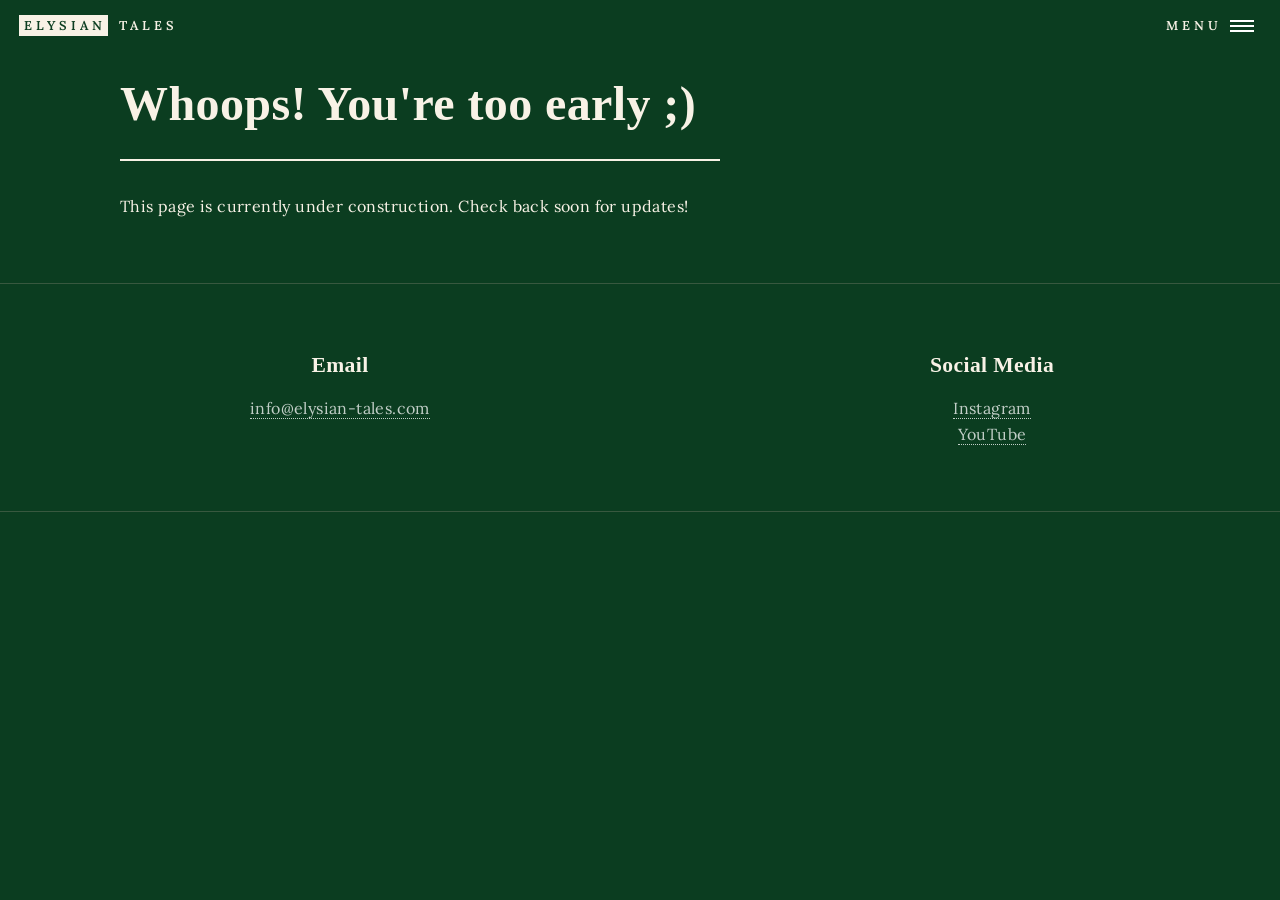
<file: blog.html>
<!DOCTYPE HTML>
<html>
	<head>
		<title>Elysian Tales Blog</title>
		<meta charset="utf-8" />
		<meta name="viewport" content="width=device-width, initial-scale=1, user-scalable=no" />
		<link rel="stylesheet" href="assets/css/main.css" />
		<noscript><link rel="stylesheet" href="assets/css/noscript.css"/></noscript>
    <link rel="apple-touch-icon" sizes="180x180" href="images/favicon_io/apple-touch-icon.png">
    <link rel="icon" type="image/png" sizes="32x32" href="images/favicon_io/favicon-32x32.png">
    <link rel="icon" type="image/png" sizes="16x16" href="images/favicon_io/favicon-16x16.png">
    <link rel="manifest" href="images/favicon_io/site.webmanifest">
	</head>
	<body class="is-preload">

				<!-- Header -->
					<header id="header" class="alt">
						<a href="index.html" class="logo" ><strong>Elysian</strong> <span>Tales</span></a>
						<nav>
							<a href="#menu">Menu</a>
						</nav>
					</header>

				<!-- Menu -->
					<nav id="menu">
						<ul class="links">
							<li><a href="index.html">Home</a></li>
							<li><a href="https://app.kanka.io/w/elysiantales">Wiki</a></li>
							<li><a href="blog.html">Blog</a></li>
							<li><a href="ourtale.html">Our Elysian Tale</a></li>
							<li><a href="https://discord.com/invite/CZD6sqkDdn">Discord</a></li>
							<li><a href="contact.html">Contact</a></li> 
						</ul>
						<ul class="actions stacked">
							<li><a href="member.html" class="button primary fit">Become a member</a></li>
							<li><a href="https://cloud.elysian-tales.com" class="button fit">Member log in</a></li>
						</ul>
					</nav>

				<!-- Main -->
					<div id="main" class="alt">

						<!-- One -->
							<section id="one">
								<div class="inner">
									<header class="major">
										<h1>Whoops! You're too early ;)</h1>
									</header>
									<p>This page is currently under construction. Check back soon for updates!</p>
								</div>
							</section>

					</div>

				<!-- Contact -->
					<footer id="contact" class="footer">
						<div class="container text-right pt-5">
              <div class="row">
                <div class="col-6">
									<div class="contact-method">
										<h3>Email</h3>
										<a href="mailto:info@elysian-tales.com">info@elysian-tales.com</a>
									</div>   
                </div>
                <div class="col-6">
									<div class="contact-method">
										<h3>Social Media</h3>
								      <p><a href="https://www.instagram.com/elysian__tales/">Instagram</span></a>
                      <br><a href="https://www.youtube.com/@Elysian__Tales" >YouTube</span></a></p>
									</div>   
                </div> 
              </div>     
						</div>
					</footer>
			</div>

			</div>

		<!-- Scripts -->
			<script src="assets/js/jquery.min.js"></script>
			<script src="assets/js/jquery.scrolly.min.js"></script>
			<script src="assets/js/jquery.scrollex.min.js"></script>
			<script src="assets/js/browser.min.js"></script>
			<script src="assets/js/breakpoints.min.js"></script>
			<script src="assets/js/util.js"></script>
			<script src="assets/js/main.js"></script>

	</body>
</html>
</file>
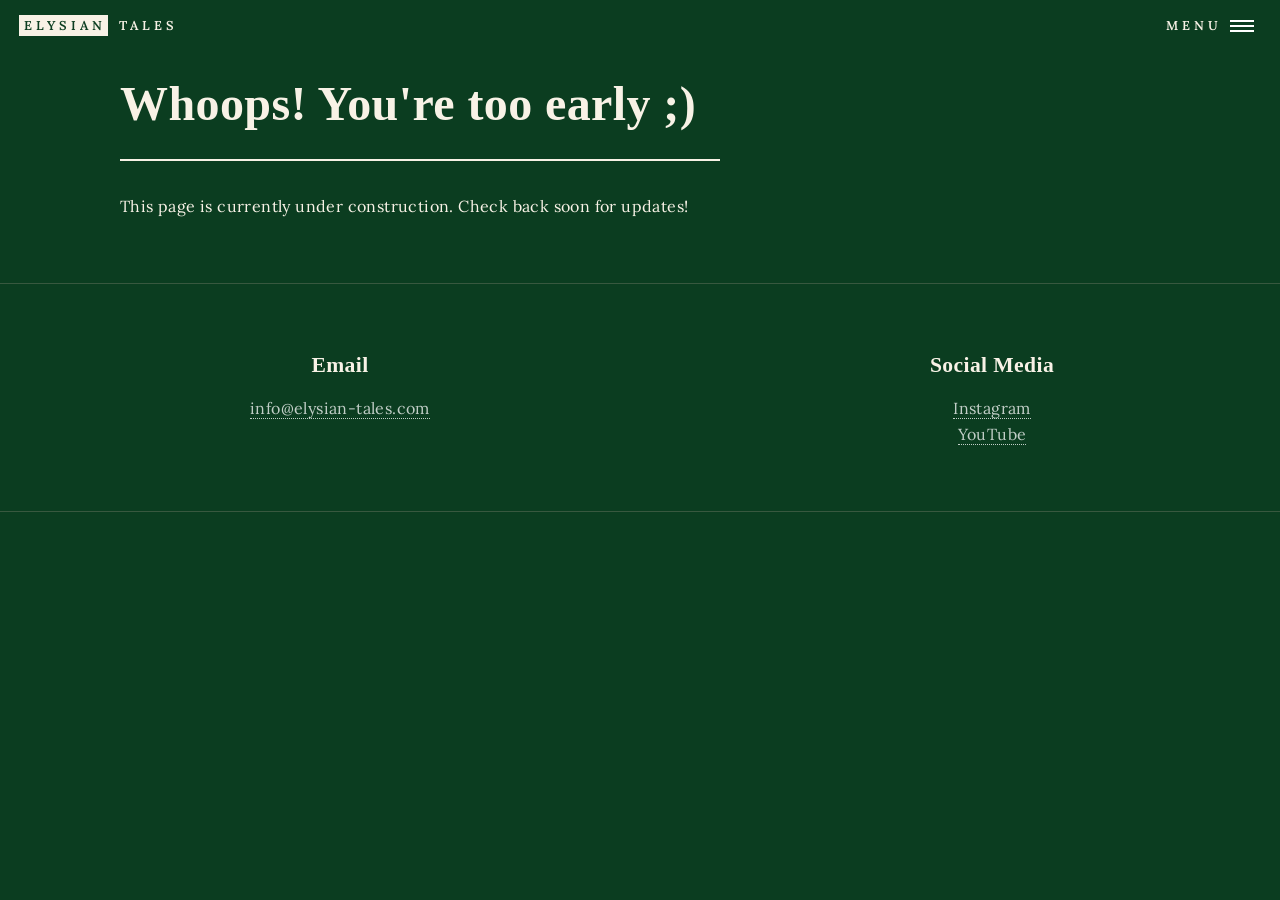
<file: contact.html>
<!DOCTYPE HTML>
<html>
	<head>
		<title>Elysian Tales Contact page</title>
		<meta charset="utf-8" />
		<meta name="viewport" content="width=device-width, initial-scale=1, user-scalable=no" />
		<link rel="stylesheet" href="assets/css/main.css" />
		<noscript><link rel="stylesheet" href="assets/css/noscript.css"/></noscript>
    <link rel="apple-touch-icon" sizes="180x180" href="images/favicon_io/apple-touch-icon.png">
    <link rel="icon" type="image/png" sizes="32x32" href="images/favicon_io/favicon-32x32.png">
    <link rel="icon" type="image/png" sizes="16x16" href="images/favicon_io/favicon-16x16.png">
    <link rel="manifest" href="images/favicon_io/site.webmanifest">
	</head>
	<body class="is-preload">

				<!-- Header -->
					<header id="header" class="alt">
						<a href="index.html" class="logo" ><strong>Elysian</strong> <span>Tales</span></a>
						<nav>
							<a href="#menu">Menu</a>
						</nav>
					</header>

				<!-- Menu -->
					<nav id="menu">
						<ul class="links">
							<li><a href="index.html">Home</a></li>
							<li><a href="https://app.kanka.io/w/elysiantales">Wiki</a></li>
							<li><a href="blog.html">Blog</a></li>
							<li><a href="ourtale.html">Our Elysian Tale</a></li>
							<li><a href="https://discord.com/invite/CZD6sqkDdn">Discord</a></li>
							<li><a href="contact.html">Contact</a></li> 
						</ul>
						<ul class="actions stacked">
							<li><a href="member.html" class="button primary fit">Become a member</a></li>
							<li><a href="https://cloud.elysian-tales.com" class="button fit">Member log in</a></li>
						</ul>
					</nav>

				<!-- Main -->
					<div id="main" class="alt">

						<!-- One -->
							<section id="one">
								<div class="inner">
									<header class="major">
										<h1>Whoops! You're too early ;)</h1>
									</header>
									<p>This page is currently under construction. Check back soon for updates!</p>
								</div>
							</section>

					</div>

				<!-- Contact -->
					<footer id="contact" class="footer">
						<div class="container text-right pt-5">
              <div class="row">
                <div class="col-6">
									<div class="contact-method">
										<h3>Email</h3>
										<a href="mailto:info@elysian-tales.com">info@elysian-tales.com</a>
									</div>   
                </div>
                <div class="col-6">
									<div class="contact-method">
										<h3>Social Media</h3>
								      <p><a href="https://www.instagram.com/elysian__tales/">Instagram</span></a>
                      <br><a href="https://www.youtube.com/@Elysian__Tales" >YouTube</span></a></p>
									</div>   
                </div> 
              </div>     
						</div>
					</footer>
			</div>

			</div>

		<!-- Scripts -->
			<script src="assets/js/jquery.min.js"></script>
			<script src="assets/js/jquery.scrolly.min.js"></script>
			<script src="assets/js/jquery.scrollex.min.js"></script>
			<script src="assets/js/browser.min.js"></script>
			<script src="assets/js/breakpoints.min.js"></script>
			<script src="assets/js/util.js"></script>
			<script src="assets/js/main.js"></script>

	</body>
</html>
</file>
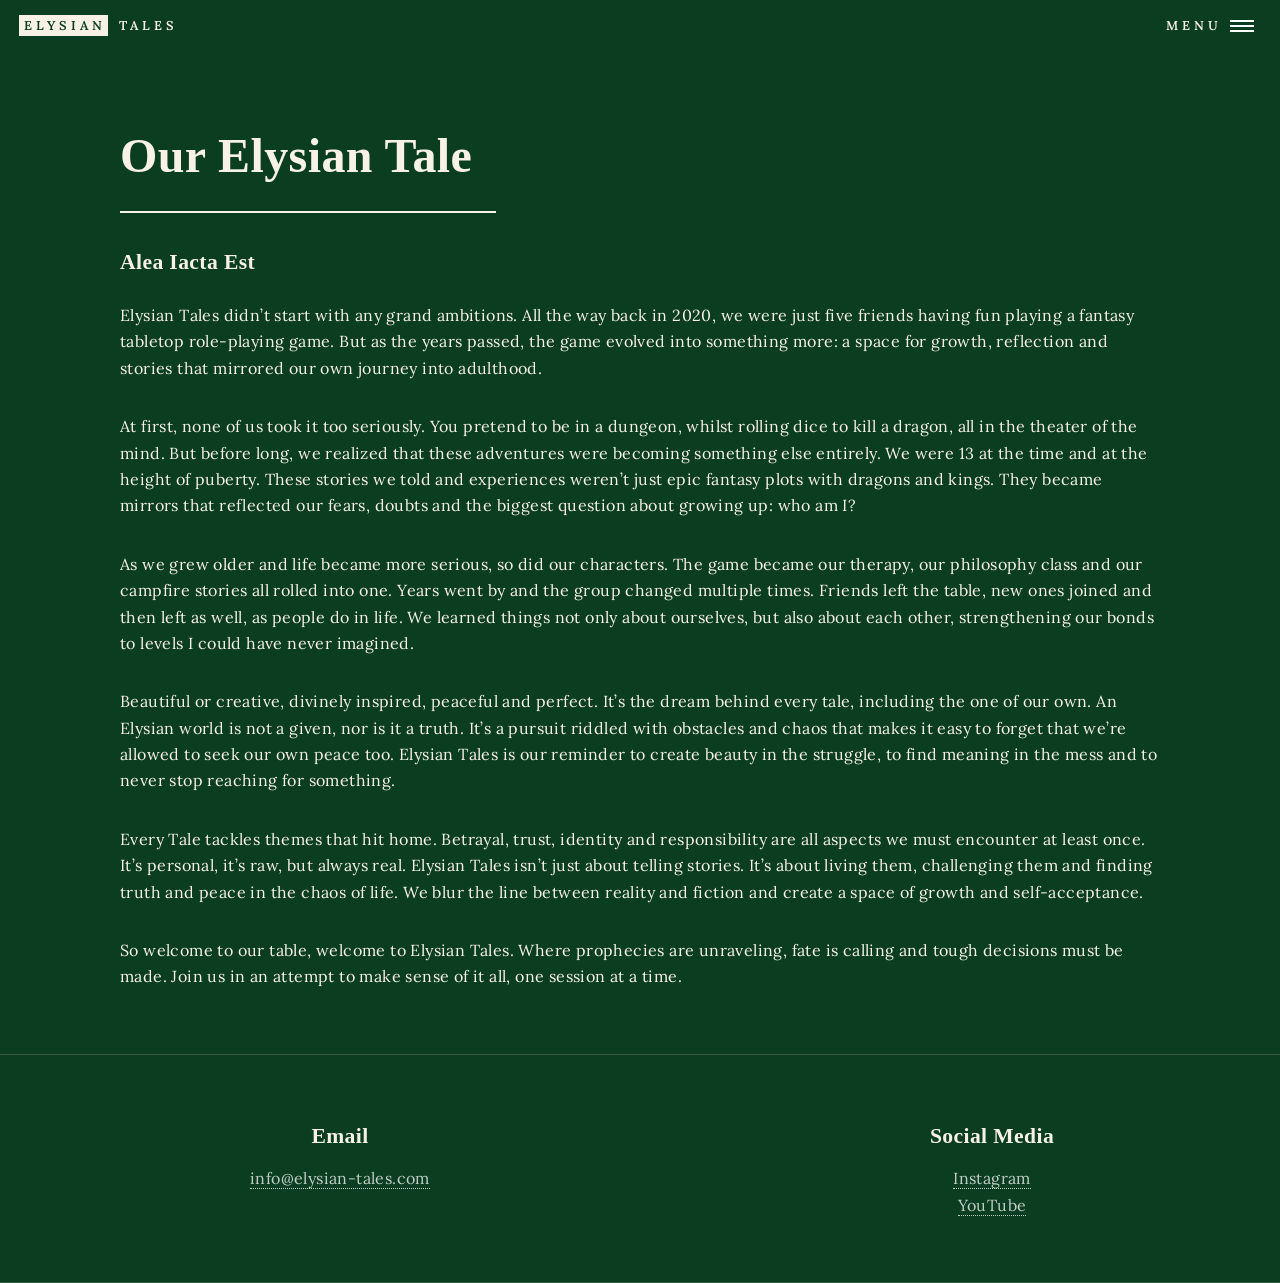
<file: ourtale.html>
<!DOCTYPE HTML>
<html>
	<head>
		<title>Our Elysian Tale</title>
		<meta charset="utf-8" />
		<meta name="viewport" content="width=device-width, initial-scale=1, user-scalable=no" />
		<link rel="stylesheet" href="assets/css/main.css" />
		<noscript><link rel="stylesheet" href="assets/css/noscript.css"/></noscript>
    <link rel="apple-touch-icon" sizes="180x180" href="images/favicon_io/apple-touch-icon.png">
    <link rel="icon" type="image/png" sizes="32x32" href="images/favicon_io/favicon-32x32.png">
    <link rel="icon" type="image/png" sizes="16x16" href="images/favicon_io/favicon-16x16.png">
    <link rel="manifest" href="images/favicon_io/site.webmanifest">
	</head>
	<body class="is-preload">

		<!-- Wrapper -->
			<div id="wrapper">

				<!-- Header -->
					<header id="header" class="alt">
						<a href="index.html" class="logo" ><strong>Elysian</strong> <span>Tales</span></a>
						<nav>
							<a href="#menu">Menu</a>
						</nav>
					</header>

				<!-- Menu -->
					<nav id="menu">
						<ul class="links">
							<li><a href="index.html">Home</a></li>
							<li><a href="https://app.kanka.io/w/elysiantales">Wiki</a></li>
							<li><a href="blog.html">Blog</a></li>
							<li><a href="ourtale.html">Our Elysian Tale</a></li>
							<li><a href="https://discord.com/invite/CZD6sqkDdn">Discord</a></li>
							<li><a href="contact.html">Contact</a></li> 
						</ul>
						<ul class="actions stacked">
							<li><a href="member.html" class="button primary fit">Become a member</a></li>
							<li><a href="https://cloud.elysian-tales.com" class="button fit">Member log in</a></li>
						</ul>
					</nav>

				<!-- Main -->
					<div id="main" class="alt">

						<!-- One -->
							<section id="one">
								<div class="inner">
									<header class="major">
										<h1>Our Elysian Tale</h1>
									</header>
									<span><h3>Alea Iacta Est</h3></span>
									<p>Elysian Tales didn’t start with any grand ambitions. All the way back in 2020, we were just five
friends having fun playing a fantasy tabletop role-playing game. But as the years passed, the
game evolved into something more: a space for growth, reflection and stories that mirrored
our own journey into adulthood.</p>
<p>At first, none of us took it too seriously. You pretend to be in a dungeon, whilst rolling dice to
kill a dragon, all in the theater of the mind. But before long, we realized that these adventures
were becoming something else entirely. We were 13 at the time and at the height of puberty.
These stories we told and experiences weren’t just epic fantasy plots with dragons and kings.
They became mirrors that reflected our fears, doubts and the biggest question about growing
up: who am I?</p>
<p>As we grew older and life became more serious, so did our characters. The game became our
therapy, our philosophy class and our campfire stories all rolled into one. Years went by and
the group changed multiple times. Friends left the table, new ones joined and then left as well,
as people do in life. We learned things not only about ourselves, but also about each other,
strengthening our bonds to levels I could have never imagined.</p>
<p>Beautiful or creative, divinely inspired, peaceful and perfect. It’s the dream behind every tale, including the one of our own. An Elysian world is not a given, nor is it a truth. It’s a pursuit riddled with obstacles and chaos that makes it easy to forget that we’re allowed to seek our own peace too. Elysian Tales is our reminder to create beauty in the struggle, to find meaning in the mess and to never stop reaching for something.</p>
<p>Every Tale tackles themes that hit home. Betrayal, trust, identity and responsibility are all
aspects we must encounter at least once. It’s personal, it’s raw, but always real. Elysian Tales
isn’t just about telling stories. It’s about living them, challenging them and finding truth and
peace in the chaos of life. We blur the line between reality and fiction and create a space of
growth and self-acceptance.</p>
<p>So welcome to our table, welcome to Elysian Tales. Where prophecies are unraveling, fate is
calling and tough decisions must be made. Join us in an attempt to make sense of it all, one
session at a time.</p>
								</div>
							</section>

					</div>
				<!-- Contact -->
					<footer id="contact" class="footer">
						<div class="container text-right pt-5">
              <div class="row">
                <div class="col-6">
									<div class="contact-method">
										<h3>Email</h3>
										<a href="mailto:info@elysian-tales.com">info@elysian-tales.com</a>
									</div>   
                </div>
                <div class="col-6">
									<div class="contact-method">
										<h3>Social Media</h3>
								      <p><a href="https://www.instagram.com/elysian__tales/">Instagram</span></a>
                      <br><a href="https://www.youtube.com/@Elysian__Tales" >YouTube</span></a></p>
									</div>   
                </div> 
              </div>     
						</div>
					</footer>
			</div>

		<!-- Scripts -->
			<script src="assets/js/jquery.min.js"></script>
			<script src="assets/js/jquery.scrolly.min.js"></script>
			<script src="assets/js/jquery.scrollex.min.js"></script>
			<script src="assets/js/browser.min.js"></script>
			<script src="assets/js/breakpoints.min.js"></script>
			<script src="assets/js/util.js"></script>
			<script src="assets/js/main.js"></script>

	</body>
</html>
</file>
<file: assets/css/noscript.css>
/*
	Forty by HTML5 UP
	html5up.net | @ajlkn
	Free for personal and commercial use under the CCA 3.0 license (html5up.net/license)
*/

/* Banner */

	body.is-preload #banner:after {
		opacity: 0.85;
	}

	body.is-preload #banner > .inner {
		-moz-filter: none;
		-webkit-filter: none;
		-ms-filter: none;
		filter: none;
		-moz-transform: none;
		-webkit-transform: none;
		-ms-transform: none;
		transform: none;
		opacity: 1;
	}
</file>
<file: assets/css/main.css>
@import url(fontawesome-all.min.css);
@import url('https://fonts.googleapis.com/css2?family=Alegreya+SC:ital,wght@0,400;0,500;0,700;0,800;0,900;1,400;1,500;1,700;1,800;1,900&family=Almendra+SC&family=Lora:ital,wght@0,400..700;1,400..700&family=Viaoda+Libre&display=swap');

h1 {
  font-family: "Almendra", serif !important;
  font-weight: 600;
  font-style: normal;
  font-size: 3em !important;
}

h2 {
  font-family: "Viaoda Libre", serif !important;
  font-weight: 600;
  font-style: normal;
  font-size: 3em !important;
}

h3 {
  font-family: "Almendra", serif !important;
  font-weight: 400;
  font-style: normal;
}

h4 {
  font-family: "Viaoda Libre", serif !important;
  font-weight: 400;
  font-style: normal;
}

.entity-mention {
  font-family: "Alegreya SC", serif !important;
  font-weight: 400;
  font-style: normal;
}

p{
 font-family: "Lora", serif;
}

a {
 font-family: "Lora", serif;
  color: #3D5B43;
  font-weight: 500;
}

* {
 font-family: "Lora", serif;
}
html, body, div, span, applet, object,
iframe, h1, h2, h3, h4, h5, h6, p, blockquote,
pre, a, abbr, acronym, address, big, cite,
code, del, dfn, em, img, ins, kbd, q, s, samp,
small, strike, strong, sub, sup, tt, var, b,
u, i, center, dl, dt, dd, ol, ul, li, fieldset,
form, label, legend, table, caption, tbody,
tfoot, thead, tr, th, td, article, aside,
canvas, details, embed, figure, figcaption,
footer, header, hgroup, menu, nav, output, ruby,
section, summary, time, mark, audio, video {
	margin: 0;
	padding: 0;
	border: 0;
	font-size: 100%;
	font: inherit;
	vertical-align: baseline;}

article, aside, details, figcaption, figure,
footer, header, hgroup, menu, nav, section {
	display: block;}

body {
	line-height: 1;
}

ol, ul {
	list-style: none;
}

blockquote, q {
	quotes: none;
}

	blockquote:before, blockquote:after, q:before, q:after {
		content: '';
		content: none;
	}

table {
	border-collapse: collapse;
	border-spacing: 0;
}

body {
	-webkit-text-size-adjust: none;
}

mark {
	background-color: transparent;
	color: inherit;
}

input::-moz-focus-inner {
	border: 0;
	padding: 0;
}

input, select, textarea {
	-moz-appearance: none;
	-webkit-appearance: none;
	-ms-appearance: none;
	appearance: none;
}

/* Basic */

	@-ms-viewport {
		width: device-width;
	}

	body {
		-ms-overflow-style: scrollbar;
	}

	@media screen and (max-width: 480px) {

		html, body {
			min-width: 320px;
		}

	}

	html {
		box-sizing: border-box;
	}

	*, *:before, *:after {
		box-sizing: inherit;
	}

	body {
		background: #0B3D20;
	}

		body.is-preload *, body.is-preload *:before, body.is-preload *:after {
			-moz-animation: none !important;
			-webkit-animation: none !important;
			-ms-animation: none !important;
			animation: none !important;
			-moz-transition: none !important;
			-webkit-transition: none !important;
			-ms-transition: none !important;
			transition: none !important;
		}

/* Type */

	body, input, select, textarea {
		color: #F8F2E6;
		font-family: "lora";
		font-size: 17pt;
		font-weight: 300;
		letter-spacing: 0.025em;
		line-height: 1.65;
	}

		@media screen and (max-width: 1680px) {

			body, input, select, textarea {
				font-size: 14pt;
			}

		}

		@media screen and (max-width: 1280px) {

			body, input, select, textarea {
				font-size: 12pt;
			}

		}

		@media screen and (max-width: 360px) {

			body, input, select, textarea {
				font-size: 11pt;
			}

		}

	a {
		-moz-transition: color 0.2s ease-in-out, border-bottom-color 0.2s ease-in-out;
		-webkit-transition: color 0.2s ease-in-out, border-bottom-color 0.2s ease-in-out;
		-ms-transition: color 0.2s ease-in-out, border-bottom-color 0.2s ease-in-out;
		transition: color 0.2s ease-in-out, border-bottom-color 0.2s ease-in-out;
		border-bottom: dotted 1px;
		color: inherit;
		text-decoration: none;
	}

		a:hover {
			border-bottom-color: transparent;
			color: #E8C1BC !important;
		}

		a:active {
			color: #E8C1BC !important;
		}

	strong, b {
		color: #F8F2E6;
		font-weight: 600;
	}

	em, i {
		font-style: italic;
	}

	p {
		margin: 0 0 2em 0;
	}

	h1, h2, h3, h4, h5, h6 {
		font-family: "Almendra SC", serif;
		color: #F8F2E6;
		font-weight: 600;
		line-height: 1.65;
		margin: 0 0 1em 0;
	}

		h1 a, h2 a, h3 a, h4 a, h5 a, h6 a {
			color: inherit;
			border-bottom: 0;
		}

	h1 {
		font-size: 2.5em;
	}

	h2 {
		font-size: 1.75em;
	}

	h3 {
		font-size: 1.35em;
	}

	h4 {
		font-size: 1.1em;
	}

	h5 {
		font-size: 0.9em;
	}

	h6 {
		font-size: 0.7em;
	}

	@media screen and (max-width: 736px) {

		h1 {
			font-size: 2em;
		}

		h2 {
			font-size: 1.5em;
		}

		h3 {
			font-size: 1.25em;
		}

	}

	sub {
		font-size: 0.8em;
		position: relative;
		top: 0.5em;
	}

	sup {
		font-size: 0.8em;
		position: relative;
		top: -0.5em;
	}

	blockquote {
		border-left: solid 4px rgba(61, 91, 67, 0.9);
		font-style: italic;
		margin: 0 0 2em 0;
		padding: 0.5em 0 0.5em 2em;
	}

	code {
		background: rgba(61, 91, 67, 0.9);
		font-family: "Lora", monospace;
		font-size: 0.9em;
		margin: 0 0.25em;
		padding: 0.25em 0.65em;
	}

	pre {
		-webkit-overflow-scrolling: touch;
		font-family: "Lora", monospace;
		font-size: 0.9em;
		margin: 0 0 2em 0;
	}

		pre code {
			display: block;
			line-height: 1.75;
			padding: 1em 1.5em;
			overflow-x: auto;
		}

	hr {
		border: 0;
		border-bottom: solid 1px rgba(61, 91, 67, 0.9);
		margin: 2em 0;
	}

		hr.major {
			margin: 3em 0;
		}

	.align-left {
		text-align: left;
	}

	.align-center {
		text-align: center;
	}

	.align-right {
		text-align: right;
	}

/* Row */

	.row {
		display: flex;
		flex-wrap: wrap;
		box-sizing: border-box;
		align-items: stretch;
	}

		.row > * {
			box-sizing: border-box;
		}

		.row.gtr-uniform > * > :last-child {
			margin-bottom: 0;
		}

		.row.aln-left {
			justify-content: flex-start;
		}

		.row.aln-center {
			justify-content: center;
		}

		.row.aln-right {
			justify-content: flex-end;
		}

		.row.aln-top {
			align-items: flex-start;
		}

		.row.aln-middle {
			align-items: center;
		}

		.row.aln-bottom {
			align-items: flex-end;
		}

		.row > .imp {
			order: -1;
		}

		.row > .col-1 {
			width: 8.33333%;
		}

		.row > .off-1 {
			margin-left: 8.33333%;
		}

		.row > .col-2 {
			width: 16.66667%;
		}

		.row > .off-2 {
			margin-left: 16.66667%;
		}

		.row > .col-3 {
			width: 25%;
		}

		.row > .off-3 {
			margin-left: 25%;
		}

		.row > .col-4 {
			width: 33.33333%;
		}

		.row > .off-4 {
			margin-left: 33.33333%;
		}

		.row > .col-5 {
			width: 41.66667%;
		}

		.row > .off-5 {
			margin-left: 41.66667%;
		}

		.row > .col-6 {
			width: 50%;
		}

		.row > .off-6 {
			margin-left: 50%;
		}

		.row > .col-7 {
			width: 58.33333%;
		}

		.row > .off-7 {
			margin-left: 58.33333%;
		}

		.row > .col-8 {
			width: 66.66667%;
		}

		.row > .off-8 {
			margin-left: 66.66667%;
		}

		.row > .col-9 {
			width: 75%;
		}

		.row > .off-9 {
			margin-left: 75%;
		}

		.row > .col-10 {
			width: 83.33333%;
		}

		.row > .off-10 {
			margin-left: 83.33333%;
		}

		.row > .col-11 {
			width: 91.66667%;
		}

		.row > .off-11 {
			margin-left: 91.66667%;
		}

		.row > .col-12 {
			width: 100%;
		}

		.row > .off-12 {
			margin-left: 100%;
		}

		.row.gtr-0 {
			margin-top: 0;
			margin-left: 0em;
		}

			.row.gtr-0 > * {
				padding: 0 0 0 0em;
			}

			.row.gtr-0.gtr-uniform {
				margin-top: 0em;
			}

				.row.gtr-0.gtr-uniform > * {
					padding-top: 0em;
				}

		.row.gtr-25 {
			margin-top: 0;
			margin-left: -0.5em;
		}

			.row.gtr-25 > * {
				padding: 0 0 0 0.5em;
			}

			.row.gtr-25.gtr-uniform {
				margin-top: -0.5em;
			}

				.row.gtr-25.gtr-uniform > * {
					padding-top: 0.5em;
				}

		.row.gtr-50 {
			margin-top: 0;
			margin-left: -1em;
		}

			.row.gtr-50 > * {
				padding: 0 0 0 1em;
			}

			.row.gtr-50.gtr-uniform {
				margin-top: -1em;
			}

				.row.gtr-50.gtr-uniform > * {
					padding-top: 1em;
				}

		.row {
			margin-top: 0;
			margin-left: -2em;
		}

			.row > * {
				padding: 0 0 0 2em;
			}

			.row.gtr-uniform {
				margin-top: -2em;
			}

				.row.gtr-uniform > * {
					padding-top: 2em;
				}

		.row.gtr-150 {
			margin-top: 0;
			margin-left: -3em;
		}

			.row.gtr-150 > * {
				padding: 0 0 0 3em;
			}

			.row.gtr-150.gtr-uniform {
				margin-top: -3em;
			}

				.row.gtr-150.gtr-uniform > * {
					padding-top: 3em;
				}

		.row.gtr-200 {
			margin-top: 0;
			margin-left: -4em;
		}

			.row.gtr-200 > * {
				padding: 0 0 0 4em;
			}

			.row.gtr-200.gtr-uniform {
				margin-top: -4em;
			}

				.row.gtr-200.gtr-uniform > * {
					padding-top: 4em;
				}

		@media screen and (max-width: 1680px) {

			.row {
				display: flex;
				flex-wrap: wrap;
				box-sizing: border-box;
				align-items: stretch;
			}

				.row > * {
					box-sizing: border-box;
				}

				.row.gtr-uniform > * > :last-child {
					margin-bottom: 0;
				}

				.row.aln-left {
					justify-content: flex-start;
				}

				.row.aln-center {
					justify-content: center;
				}

				.row.aln-right {
					justify-content: flex-end;
				}

				.row.aln-top {
					align-items: flex-start;
				}

				.row.aln-middle {
					align-items: center;
				}

				.row.aln-bottom {
					align-items: flex-end;
				}

				.row > .imp-xlarge {
					order: -1;
				}

				.row > .col-1-xlarge {
					width: 8.33333%;
				}

				.row > .off-1-xlarge {
					margin-left: 8.33333%;
				}

				.row > .col-2-xlarge {
					width: 16.66667%;
				}

				.row > .off-2-xlarge {
					margin-left: 16.66667%;
				}

				.row > .col-3-xlarge {
					width: 25%;
				}

				.row > .off-3-xlarge {
					margin-left: 25%;
				}

				.row > .col-4-xlarge {
					width: 33.33333%;
				}

				.row > .off-4-xlarge {
					margin-left: 33.33333%;
				}

				.row > .col-5-xlarge {
					width: 41.66667%;
				}

				.row > .off-5-xlarge {
					margin-left: 41.66667%;
				}

				.row > .col-6-xlarge {
					width: 50%;
				}

				.row > .off-6-xlarge {
					margin-left: 50%;
				}

				.row > .col-7-xlarge {
					width: 58.33333%;
				}

				.row > .off-7-xlarge {
					margin-left: 58.33333%;
				}

				.row > .col-8-xlarge {
					width: 66.66667%;
				}

				.row > .off-8-xlarge {
					margin-left: 66.66667%;
				}

				.row > .col-9-xlarge {
					width: 75%;
				}

				.row > .off-9-xlarge {
					margin-left: 75%;
				}

				.row > .col-10-xlarge {
					width: 83.33333%;
				}

				.row > .off-10-xlarge {
					margin-left: 83.33333%;
				}

				.row > .col-11-xlarge {
					width: 91.66667%;
				}

				.row > .off-11-xlarge {
					margin-left: 91.66667%;
				}

				.row > .col-12-xlarge {
					width: 100%;
				}

				.row > .off-12-xlarge {
					margin-left: 100%;
				}

				.row.gtr-0 {
					margin-top: 0;
					margin-left: 0em;
				}

					.row.gtr-0 > * {
						padding: 0 0 0 0em;
					}

					.row.gtr-0.gtr-uniform {
						margin-top: 0em;
					}

						.row.gtr-0.gtr-uniform > * {
							padding-top: 0em;
						}

				.row.gtr-25 {
					margin-top: 0;
					margin-left: -0.5em;
				}

					.row.gtr-25 > * {
						padding: 0 0 0 0.5em;
					}

					.row.gtr-25.gtr-uniform {
						margin-top: -0.5em;
					}

						.row.gtr-25.gtr-uniform > * {
							padding-top: 0.5em;
						}

				.row.gtr-50 {
					margin-top: 0;
					margin-left: -1em;
				}

					.row.gtr-50 > * {
						padding: 0 0 0 1em;
					}

					.row.gtr-50.gtr-uniform {
						margin-top: -1em;
					}

						.row.gtr-50.gtr-uniform > * {
							padding-top: 1em;
						}

				.row {
					margin-top: 0;
					margin-left: -2em;
				}

					.row > * {
						padding: 0 0 0 2em;
					}

					.row.gtr-uniform {
						margin-top: -2em;
					}

						.row.gtr-uniform > * {
							padding-top: 2em;
						}

				.row.gtr-150 {
					margin-top: 0;
					margin-left: -3em;
				}

					.row.gtr-150 > * {
						padding: 0 0 0 3em;
					}

					.row.gtr-150.gtr-uniform {
						margin-top: -3em;
					}

						.row.gtr-150.gtr-uniform > * {
							padding-top: 3em;
						}

				.row.gtr-200 {
					margin-top: 0;
					margin-left: -4em;
				}

					.row.gtr-200 > * {
						padding: 0 0 0 4em;
					}

					.row.gtr-200.gtr-uniform {
						margin-top: -4em;
					}

						.row.gtr-200.gtr-uniform > * {
							padding-top: 4em;
						}

		}

		@media screen and (max-width: 1280px) {

			.row {
				display: flex;
				flex-wrap: wrap;
				box-sizing: border-box;
				align-items: stretch;
			}

				.row > * {
					box-sizing: border-box;
				}

				.row.gtr-uniform > * > :last-child {
					margin-bottom: 0;
				}

				.row.aln-left {
					justify-content: flex-start;
				}

				.row.aln-center {
					justify-content: center;
				}

				.row.aln-right {
					justify-content: flex-end;
				}

				.row.aln-top {
					align-items: flex-start;
				}

				.row.aln-middle {
					align-items: center;
				}

				.row.aln-bottom {
					align-items: flex-end;
				}

				.row > .imp-large {
					order: -1;
				}

				.row > .col-1-large {
					width: 8.33333%;
				}

				.row > .off-1-large {
					margin-left: 8.33333%;
				}

				.row > .col-2-large {
					width: 16.66667%;
				}

				.row > .off-2-large {
					margin-left: 16.66667%;
				}

				.row > .col-3-large {
					width: 25%;
				}

				.row > .off-3-large {
					margin-left: 25%;
				}

				.row > .col-4-large {
					width: 33.33333%;
				}

				.row > .off-4-large {
					margin-left: 33.33333%;
				}

				.row > .col-5-large {
					width: 41.66667%;
				}

				.row > .off-5-large {
					margin-left: 41.66667%;
				}

				.row > .col-6-large {
					width: 50%;
				}

				.row > .off-6-large {
					margin-left: 50%;
				}

				.row > .col-7-large {
					width: 58.33333%;
				}

				.row > .off-7-large {
					margin-left: 58.33333%;
				}

				.row > .col-8-large {
					width: 66.66667%;
				}

				.row > .off-8-large {
					margin-left: 66.66667%;
				}

				.row > .col-9-large {
					width: 75%;
				}

				.row > .off-9-large {
					margin-left: 75%;
				}

				.row > .col-10-large {
					width: 83.33333%;
				}

				.row > .off-10-large {
					margin-left: 83.33333%;
				}

				.row > .col-11-large {
					width: 91.66667%;
				}

				.row > .off-11-large {
					margin-left: 91.66667%;
				}

				.row > .col-12-large {
					width: 100%;
				}

				.row > .off-12-large {
					margin-left: 100%;
				}

				.row.gtr-0 {
					margin-top: 0;
					margin-left: 0em;
				}

					.row.gtr-0 > * {
						padding: 0 0 0 0em;
					}

					.row.gtr-0.gtr-uniform {
						margin-top: 0em;
					}

						.row.gtr-0.gtr-uniform > * {
							padding-top: 0em;
						}

				.row.gtr-25 {
					margin-top: 0;
					margin-left: -0.375em;
				}

					.row.gtr-25 > * {
						padding: 0 0 0 0.375em;
					}

					.row.gtr-25.gtr-uniform {
						margin-top: -0.375em;
					}

						.row.gtr-25.gtr-uniform > * {
							padding-top: 0.375em;
						}

				.row.gtr-50 {
					margin-top: 0;
					margin-left: -0.75em;
				}

					.row.gtr-50 > * {
						padding: 0 0 0 0.75em;
					}

					.row.gtr-50.gtr-uniform {
						margin-top: -0.75em;
					}

						.row.gtr-50.gtr-uniform > * {
							padding-top: 0.75em;
						}

				.row {
					margin-top: 0;
					margin-left: -1.5em;
				}

					.row > * {
						padding: 0 0 0 1.5em;
					}

					.row.gtr-uniform {
						margin-top: -1.5em;
					}

						.row.gtr-uniform > * {
							padding-top: 1.5em;
						}

				.row.gtr-150 {
					margin-top: 0;
					margin-left: -2.25em;
				}

					.row.gtr-150 > * {
						padding: 0 0 0 2.25em;
					}

					.row.gtr-150.gtr-uniform {
						margin-top: -2.25em;
					}

						.row.gtr-150.gtr-uniform > * {
							padding-top: 2.25em;
						}

				.row.gtr-200 {
					margin-top: 0;
					margin-left: -3em;
				}

					.row.gtr-200 > * {
						padding: 0 0 0 3em;
					}

					.row.gtr-200.gtr-uniform {
						margin-top: -3em;
					}

						.row.gtr-200.gtr-uniform > * {
							padding-top: 3em;
						}

		}

		@media screen and (max-width: 980px) {

			.row {
				display: flex;
				flex-wrap: wrap;
				box-sizing: border-box;
				align-items: stretch;
			}

				.row > * {
					box-sizing: border-box;
				}

				.row.gtr-uniform > * > :last-child {
					margin-bottom: 0;
				}

				.row.aln-left {
					justify-content: flex-start;
				}

				.row.aln-center {
					justify-content: center;
				}

				.row.aln-right {
					justify-content: flex-end;
				}

				.row.aln-top {
					align-items: flex-start;
				}

				.row.aln-middle {
					align-items: center;
				}

				.row.aln-bottom {
					align-items: flex-end;
				}

				.row > .imp-medium {
					order: -1;
				}

				.row > .col-1-medium {
					width: 8.33333%;
				}

				.row > .off-1-medium {
					margin-left: 8.33333%;
				}

				.row > .col-2-medium {
					width: 16.66667%;
				}

				.row > .off-2-medium {
					margin-left: 16.66667%;
				}

				.row > .col-3-medium {
					width: 25%;
				}

				.row > .off-3-medium {
					margin-left: 25%;
				}

				.row > .col-4-medium {
					width: 33.33333%;
				}

				.row > .off-4-medium {
					margin-left: 33.33333%;
				}

				.row > .col-5-medium {
					width: 41.66667%;
				}

				.row > .off-5-medium {
					margin-left: 41.66667%;
				}

				.row > .col-6-medium {
					width: 50%;
				}

				.row > .off-6-medium {
					margin-left: 50%;
				}

				.row > .col-7-medium {
					width: 58.33333%;
				}

				.row > .off-7-medium {
					margin-left: 58.33333%;
				}

				.row > .col-8-medium {
					width: 66.66667%;
				}

				.row > .off-8-medium {
					margin-left: 66.66667%;
				}

				.row > .col-9-medium {
					width: 75%;
				}

				.row > .off-9-medium {
					margin-left: 75%;
				}

				.row > .col-10-medium {
					width: 83.33333%;
				}

				.row > .off-10-medium {
					margin-left: 83.33333%;
				}

				.row > .col-11-medium {
					width: 91.66667%;
				}

				.row > .off-11-medium {
					margin-left: 91.66667%;
				}

				.row > .col-12-medium {
					width: 100%;
				}

				.row > .off-12-medium {
					margin-left: 100%;
				}

				.row.gtr-0 {
					margin-top: 0;
					margin-left: 0em;
				}

					.row.gtr-0 > * {
						padding: 0 0 0 0em;
					}

					.row.gtr-0.gtr-uniform {
						margin-top: 0em;
					}

						.row.gtr-0.gtr-uniform > * {
							padding-top: 0em;
						}

				.row.gtr-25 {
					margin-top: 0;
					margin-left: -0.375em;
				}

					.row.gtr-25 > * {
						padding: 0 0 0 0.375em;
					}

					.row.gtr-25.gtr-uniform {
						margin-top: -0.375em;
					}

						.row.gtr-25.gtr-uniform > * {
							padding-top: 0.375em;
						}

				.row.gtr-50 {
					margin-top: 0;
					margin-left: -0.75em;
				}

					.row.gtr-50 > * {
						padding: 0 0 0 0.75em;
					}

					.row.gtr-50.gtr-uniform {
						margin-top: -0.75em;
					}

						.row.gtr-50.gtr-uniform > * {
							padding-top: 0.75em;
						}

				.row {
					margin-top: 0;
					margin-left: -1.5em;
				}

					.row > * {
						padding: 0 0 0 1.5em;
					}

					.row.gtr-uniform {
						margin-top: -1.5em;
					}

						.row.gtr-uniform > * {
							padding-top: 1.5em;
						}

				.row.gtr-150 {
					margin-top: 0;
					margin-left: -2.25em;
				}

					.row.gtr-150 > * {
						padding: 0 0 0 2.25em;
					}

					.row.gtr-150.gtr-uniform {
						margin-top: -2.25em;
					}

						.row.gtr-150.gtr-uniform > * {
							padding-top: 2.25em;
						}

				.row.gtr-200 {
					margin-top: 0;
					margin-left: -3em;
				}

					.row.gtr-200 > * {
						padding: 0 0 0 3em;
					}

					.row.gtr-200.gtr-uniform {
						margin-top: -3em;
					}

						.row.gtr-200.gtr-uniform > * {
							padding-top: 3em;
						}

		}

		@media screen and (max-width: 736px) {

			.row {
				display: flex;
				flex-wrap: wrap;
				box-sizing: border-box;
				align-items: stretch;
			}

				.row > * {
					box-sizing: border-box;
				}

				.row.gtr-uniform > * > :last-child {
					margin-bottom: 0;
				}

				.row.aln-left {
					justify-content: flex-start;
				}

				.row.aln-center {
					justify-content: center;
				}

				.row.aln-right {
					justify-content: flex-end;
				}

				.row.aln-top {
					align-items: flex-start;
				}

				.row.aln-middle {
					align-items: center;
				}

				.row.aln-bottom {
					align-items: flex-end;
				}

				.row > .imp-small {
					order: -1;
				}

				.row > .col-1-small {
					width: 8.33333%;
				}

				.row > .off-1-small {
					margin-left: 8.33333%;
				}

				.row > .col-2-small {
					width: 16.66667%;
				}

				.row > .off-2-small {
					margin-left: 16.66667%;
				}

				.row > .col-3-small {
					width: 25%;
				}

				.row > .off-3-small {
					margin-left: 25%;
				}

				.row > .col-4-small {
					width: 33.33333%;
				}

				.row > .off-4-small {
					margin-left: 33.33333%;
				}

				.row > .col-5-small {
					width: 41.66667%;
				}

				.row > .off-5-small {
					margin-left: 41.66667%;
				}

				.row > .col-6-small {
					width: 50%;
				}

				.row > .off-6-small {
					margin-left: 50%;
				}

				.row > .col-7-small {
					width: 58.33333%;
				}

				.row > .off-7-small {
					margin-left: 58.33333%;
				}

				.row > .col-8-small {
					width: 66.66667%;
				}

				.row > .off-8-small {
					margin-left: 66.66667%;
				}

				.row > .col-9-small {
					width: 75%;
				}

				.row > .off-9-small {
					margin-left: 75%;
				}

				.row > .col-10-small {
					width: 83.33333%;
				}

				.row > .off-10-small {
					margin-left: 83.33333%;
				}

				.row > .col-11-small {
					width: 91.66667%;
				}

				.row > .off-11-small {
					margin-left: 91.66667%;
				}

				.row > .col-12-small {
					width: 100%;
				}

				.row > .off-12-small {
					margin-left: 100%;
				}

				.row.gtr-0 {
					margin-top: 0;
					margin-left: 0em;
				}

					.row.gtr-0 > * {
						padding: 0 0 0 0em;
					}

					.row.gtr-0.gtr-uniform {
						margin-top: 0em;
					}

						.row.gtr-0.gtr-uniform > * {
							padding-top: 0em;
						}

				.row.gtr-25 {
					margin-top: 0;
					margin-left: -0.3125em;
				}

					.row.gtr-25 > * {
						padding: 0 0 0 0.3125em;
					}

					.row.gtr-25.gtr-uniform {
						margin-top: -0.3125em;
					}

						.row.gtr-25.gtr-uniform > * {
							padding-top: 0.3125em;
						}

				.row.gtr-50 {
					margin-top: 0;
					margin-left: -0.625em;
				}

					.row.gtr-50 > * {
						padding: 0 0 0 0.625em;
					}

					.row.gtr-50.gtr-uniform {
						margin-top: -0.625em;
					}

						.row.gtr-50.gtr-uniform > * {
							padding-top: 0.625em;
						}

				.row {
					margin-top: 0;
					margin-left: -1.25em;
				}

					.row > * {
						padding: 0 0 0 1.25em;
					}

					.row.gtr-uniform {
						margin-top: -1.25em;
					}

						.row.gtr-uniform > * {
							padding-top: 1.25em;
						}

				.row.gtr-150 {
					margin-top: 0;
					margin-left: -1.875em;
				}

					.row.gtr-150 > * {
						padding: 0 0 0 1.875em;
					}

					.row.gtr-150.gtr-uniform {
						margin-top: -1.875em;
					}

						.row.gtr-150.gtr-uniform > * {
							padding-top: 1.875em;
						}

				.row.gtr-200 {
					margin-top: 0;
					margin-left: -2.5em;
				}

					.row.gtr-200 > * {
						padding: 0 0 0 2.5em;
					}

					.row.gtr-200.gtr-uniform {
						margin-top: -2.5em;
					}

						.row.gtr-200.gtr-uniform > * {
							padding-top: 2.5em;
						}

		}

		@media screen and (max-width: 480px) {

			.row {
				display: flex;
				flex-wrap: wrap;
				box-sizing: border-box;
				align-items: stretch;
			}

				.row > * {
					box-sizing: border-box;
				}

				.row.gtr-uniform > * > :last-child {
					margin-bottom: 0;
				}

				.row.aln-left {
					justify-content: flex-start;
				}

				.row.aln-center {
					justify-content: center;
				}

				.row.aln-right {
					justify-content: flex-end;
				}

				.row.aln-top {
					align-items: flex-start;
				}

				.row.aln-middle {
					align-items: center;
				}

				.row.aln-bottom {
					align-items: flex-end;
				}

				.row > .imp-xsmall {
					order: -1;
				}

				.row > .col-1-xsmall {
					width: 8.33333%;
				}

				.row > .off-1-xsmall {
					margin-left: 8.33333%;
				}

				.row > .col-2-xsmall {
					width: 16.66667%;
				}

				.row > .off-2-xsmall {
					margin-left: 16.66667%;
				}

				.row > .col-3-xsmall {
					width: 25%;
				}

				.row > .off-3-xsmall {
					margin-left: 25%;
				}

				.row > .col-4-xsmall {
					width: 33.33333%;
				}

				.row > .off-4-xsmall {
					margin-left: 33.33333%;
				}

				.row > .col-5-xsmall {
					width: 41.66667%;
				}

				.row > .off-5-xsmall {
					margin-left: 41.66667%;
				}

				.row > .col-6-xsmall {
					width: 50%;
				}

				.row > .off-6-xsmall {
					margin-left: 50%;
				}

				.row > .col-7-xsmall {
					width: 58.33333%;
				}

				.row > .off-7-xsmall {
					margin-left: 58.33333%;
				}

				.row > .col-8-xsmall {
					width: 66.66667%;
				}

				.row > .off-8-xsmall {
					margin-left: 66.66667%;
				}

				.row > .col-9-xsmall {
					width: 75%;
				}

				.row > .off-9-xsmall {
					margin-left: 75%;
				}

				.row > .col-10-xsmall {
					width: 83.33333%;
				}

				.row > .off-10-xsmall {
					margin-left: 83.33333%;
				}

				.row > .col-11-xsmall {
					width: 91.66667%;
				}

				.row > .off-11-xsmall {
					margin-left: 91.66667%;
				}

				.row > .col-12-xsmall {
					width: 100%;
				}

				.row > .off-12-xsmall {
					margin-left: 100%;
				}

				.row.gtr-0 {
					margin-top: 0;
					margin-left: 0em;
				}

					.row.gtr-0 > * {
						padding: 0 0 0 0em;
					}

					.row.gtr-0.gtr-uniform {
						margin-top: 0em;
					}

						.row.gtr-0.gtr-uniform > * {
							padding-top: 0em;
						}

				.row.gtr-25 {
					margin-top: 0;
					margin-left: -0.3125em;
				}

					.row.gtr-25 > * {
						padding: 0 0 0 0.3125em;
					}

					.row.gtr-25.gtr-uniform {
						margin-top: -0.3125em;
					}

						.row.gtr-25.gtr-uniform > * {
							padding-top: 0.3125em;
						}

				.row.gtr-50 {
					margin-top: 0;
					margin-left: -0.625em;
				}

					.row.gtr-50 > * {
						padding: 0 0 0 0.625em;
					}

					.row.gtr-50.gtr-uniform {
						margin-top: -0.625em;
					}

						.row.gtr-50.gtr-uniform > * {
							padding-top: 0.625em;
						}

				.row {
					margin-top: 0;
					margin-left: -1.25em;
				}

					.row > * {
						padding: 0 0 0 1.25em;
					}

					.row.gtr-uniform {
						margin-top: -1.25em;
					}

						.row.gtr-uniform > * {
							padding-top: 1.25em;
						}

				.row.gtr-150 {
					margin-top: 0;
					margin-left: -1.875em;
				}

					.row.gtr-150 > * {
						padding: 0 0 0 1.875em;
					}

					.row.gtr-150.gtr-uniform {
						margin-top: -1.875em;
					}

						.row.gtr-150.gtr-uniform > * {
							padding-top: 1.875em;
						}

				.row.gtr-200 {
					margin-top: 0;
					margin-left: -2.5em;
				}

					.row.gtr-200 > * {
						padding: 0 0 0 2.5em;
					}

					.row.gtr-200.gtr-uniform {
						margin-top: -2.5em;
					}

						.row.gtr-200.gtr-uniform > * {
							padding-top: 2.5em;
						}

		}

/* Section/Article */

	section.special, article.special {
		text-align: center;
	}

	header.major {
		width: -moz-max-content;
		width: -webkit-max-content;
		width: -ms-max-content;
		width: max-content;
		margin-bottom: 2em;
	}

		header.major > :first-child {
			margin-bottom: 0;
			width: calc(100% + 0.5em);
		}

			header.major > :first-child:after {
				content: '';
				background-color: #F8F2E6;
				display: block;
				height: 2px;
				margin: 0.325em 0 0.5em 0;
				width: 100%;
			}

		header.major > p {
			font-size: 0.7em;
			font-weight: 600;
			letter-spacing: 0.25em;
			margin-bottom: 0;
			text-transform: uppercase;
		}

		body.is-ie header.major > :first-child:after {
			max-width: 9em;
		}

		body.is-ie header.major > h1:after {
			max-width: 100% !important;
		}

	@media screen and (max-width: 736px) {

		header.major > p br {
			display: none;
		}

	}

/* Box */

	.box {
		border: solid 1px rgba(61, 91, 67, 0.9);
		margin-bottom: 2em;
		padding: 1.5em;
	}

		.box > :last-child,
		.box > :last-child > :last-child,
		.box > :last-child > :last-child > :last-child {
			margin-bottom: 0;
		}

		.box.alt {
			border: 0;
			border-radius: 0;
			padding: 0;
		}

/* Icon */

	.icon {
		text-decoration: none;
		border-bottom: none;
		position: relative;
	}

		.icon:before {
			-moz-osx-font-smoothing: grayscale;
			-webkit-font-smoothing: antialiased;
			display: inline-block;
			font-style: normal;
			font-variant: normal;
			text-rendering: auto;
			line-height: 1;
			text-transform: none !important;
			font-family: 'Lora', serif;
			font-weight: 400;
		}

		.icon > .label {
			display: none;
		}

		.icon:before {
			line-height: inherit;
		}

		.icon.solid:before {
			font-weight: 900;
		}

		.icon.brands:before {
			font-family: 'Lora', serif;
		}

		.icon.alt:before {
			background-color: #F8F2E6;
			border-radius: 100%;
			color: #0B3D20;
			display: inline-block;
			height: 2em;
			line-height: 2em;
			text-align: center;
			width: 2em;
		}

	a.icon.alt:before {
		-moz-transition: background-color 0.2s ease-in-out;
		-webkit-transition: background-color 0.2s ease-in-out;
		-ms-transition: background-color 0.2s ease-in-out;
		transition: background-color 0.2s ease-in-out;
	}

	a.icon.alt:hover:before {
		background-color: #E8C1BC;
	}

	a.icon.alt:active:before {
		background-color: #E8C1BC;
	}

/* Image */

	.image {
		border: 0;
		display: inline-block;
		position: relative;
	}

		.image img {
			display: block;
		}

		.image.left, .image.right {
			max-width: 30%;
		}

			.image.left img, .image.right img {
				width: 100%;
			}

		.image.left {
			float: left;
			margin: 0 1.5em 1.25em 0;
			top: 0.25em;
		}

		.image.right {
			float: right;
			margin: 0 0 1.25em 1.5em;
			top: 0.25em;
		}

		.image.fit {
			display: block;
			margin: 0 0 2em 0;
			width: 100%;
		}

			.image.fit img {
				width: 100%;
			}

		.image.main {
			display: block;
			margin: 2.5em 0;
			width: 100%;
		}

			.image.main img {
				width: 100%;
			}

			@media screen and (max-width: 736px) {

				.image.main {
					margin: 1.5em 0;
				}

			}

/* List */

	ol {
		list-style: decimal;
		margin: 0 0 2em 0;
		padding-left: 1.25em;
	}

		ol li {
			padding-left: 0.25em;
		}

	ul {
		list-style: disc;
		margin: 0 0 2em 0;
		padding-left: 1em;
	}

		ul li {
			padding-left: 0.5em;
		}

		ul.alt {
			list-style: none;
			padding-left: 0;
		}

			ul.alt li {
				border-top: solid 1px rgba(61, 91, 67, 0.9);
				padding: 0.5em 0;
			}

				ul.alt li:first-child {
					border-top: 0;
					padding-top: 0;
				}

	dl {
		margin: 0 0 2em 0;
	}

		dl dt {
			display: block;
			font-weight: 600;
			margin: 0 0 1em 0;
		}

		dl dd {
			margin-left: 2em;
		}

/* Actions */

	ul.actions {
		display: -moz-flex;
		display: -webkit-flex;
		display: -ms-flex;
		display: flex;
		cursor: default;
		list-style: none;
		margin-left: -1em;
		padding-left: 0;
	}

		ul.actions li {
			padding: 0 0 0 1em;
			vertical-align: middle;
		}

		ul.actions.special {
			-moz-justify-content: center;
			-webkit-justify-content: center;
			-ms-justify-content: center;
			justify-content: center;
			width: 100%;
			margin-left: 0;
		}

			ul.actions.special li:first-child {
				padding-left: 0;
			}

		ul.actions.stacked {
			-moz-flex-direction: column;
			-webkit-flex-direction: column;
			-ms-flex-direction: column;
			flex-direction: column;
			margin-left: 0;
		}

			ul.actions.stacked li {
				padding: 1.3em 0 0 0;
			}

				ul.actions.stacked li:first-child {
					padding-top: 0;
				}

		ul.actions.fit {
			width: calc(100% + 1em);
		}

			ul.actions.fit li {
				-moz-flex-grow: 1;
				-webkit-flex-grow: 1;
				-ms-flex-grow: 1;
				flex-grow: 1;
				-moz-flex-shrink: 1;
				-webkit-flex-shrink: 1;
				-ms-flex-shrink: 1;
				flex-shrink: 1;
				width: 100%;
			}

				ul.actions.fit li > * {
					width: 100%;
				}

			ul.actions.fit.stacked {
				width: 100%;
			}

/* Icons */

	ul.icons {
		cursor: default;
		list-style: none;
		padding-left: 0;
	}

		ul.icons li {
			display: inline-block;
			padding: 0 1em 0 0;
		}

			ul.icons li:last-child {
				padding-right: 0;
			}

		@media screen and (max-width: 736px) {

			ul.icons li {
				padding: 0 0.75em 0 0;
			}

		}

/* Pagination */

	ul.pagination {
		cursor: default;
		list-style: none;
		padding-left: 0;
	}

		ul.pagination li {
			display: inline-block;
			padding-left: 0;
			vertical-align: middle;
		}

			ul.pagination li > .page {
				-moz-transition: background-color 0.2s ease-in-out, color 0.2s ease-in-out;
				-webkit-transition: background-color 0.2s ease-in-out, color 0.2s ease-in-out;
				-ms-transition: background-color 0.2s ease-in-out, color 0.2s ease-in-out;
				transition: background-color 0.2s ease-in-out, color 0.2s ease-in-out;
				border-bottom: 0;
				display: inline-block;
				font-size: 0.8em;
				font-weight: 600;
				height: 1.5em;
				line-height: 1.5em;
				margin: 0 0.125em;
				min-width: 1.5em;
				padding: 0 0.5em;
				text-align: center;
			}

				ul.pagination li > .page.active {
					background-color: #F8F2E6;
					color: #0B3D20;
				}

					ul.pagination li > .page.active:hover {
						background-color: #E8C1BC;
						color: #0B3D20 !important;
					}

					ul.pagination li > .page.active:active {
						background-color: #E8C1BC;
					}

			ul.pagination li:first-child {
				padding-right: 0.75em;
			}

			ul.pagination li:last-child {
				padding-left: 0.75em;
			}

		@media screen and (max-width: 480px) {

			ul.pagination li:nth-child(n+2):nth-last-child(n+2) {
				display: none;
			}

			ul.pagination li:first-child {
				padding-right: 0;
			}

		}

/* Table */

	.table-wrapper {
		-webkit-overflow-scrolling: touch;
		overflow-x: auto;
	}

	table {
		margin: 0 0 2em 0;
		width: 100%;
	}

		table tbody tr {
			border: solid 1px rgba(61, 91, 67, 0.9);
			border-left: 0;
			border-right: 0;
		}

			table tbody tr:nth-child(2n + 1) {
				background-color: rgba(61, 91, 67, 0.9);
			}

		table td {
			padding: 0.75em 0.75em;
		}

		table th {
			color: #F8F2E6;
			font-size: 0.9em;
			font-weight: 600;
			padding: 0 0.75em 0.75em 0.75em;
			text-align: left;
		}

		table thead {
			border-bottom: solid 2px rgba(61, 91, 67, 0.9);
		}

		table tfoot {
			border-top: solid 2px rgba(61, 91, 67, 0.9);
		}

		table.alt {
			border-collapse: separate;
		}

			table.alt tbody tr td {
				border: solid 1px rgba(61, 91, 67, 0.9);
				border-left-width: 0;
				border-top-width: 0;
			}

				table.alt tbody tr td:first-child {
					border-left-width: 1px;
				}

			table.alt tbody tr:first-child td {
				border-top-width: 1px;
			}

			table.alt thead {
				border-bottom: 0;
			}

			table.alt tfoot {
				border-top: 0;
			}

/* Button */

	input[type="submit"],
	input[type="reset"],
	input[type="button"],
	button,
	.button {
		-moz-appearance: none;
		-webkit-appearance: none;
		-ms-appearance: none;
		appearance: none;
		-moz-transition: background-color 0.2s ease-in-out, box-shadow 0.2s ease-in-out, color 0.2s ease-in-out;
		-webkit-transition: background-color 0.2s ease-in-out, box-shadow 0.2s ease-in-out, color 0.2s ease-in-out;
		-ms-transition: background-color 0.2s ease-in-out, box-shadow 0.2s ease-in-out, color 0.2s ease-in-out;
		transition: background-color 0.2s ease-in-out, box-shadow 0.2s ease-in-out, color 0.2s ease-in-out;
		background-color: transparent;
		border: 0;
		border-radius: 0;
		box-shadow: inset 0 0 0 2px #F8F2E6;
		color: #F8F2E6;
		cursor: pointer;
		display: inline-block;
		font-size: 0.8em;
		font-weight: 600;
		height: 3.5em;
		letter-spacing: 0.25em;
		line-height: 3.5em;
		padding: 0 1.75em;
		text-align: center;
		text-decoration: none;
		text-transform: uppercase;
		white-space: nowrap;
	}

		input[type="submit"]:hover, input[type="submit"]:active,
		input[type="reset"]:hover,
		input[type="reset"]:active,
		input[type="button"]:hover,
		input[type="button"]:active,
		button:hover,
		button:active,
		.button:hover,
		.button:active {
			box-shadow: inset 0 0 0 2px #E8C1BC;
			color: #E8C1BC;
		}

		input[type="submit"]:active,
		input[type="reset"]:active,
		input[type="button"]:active,
		button:active,
		.button:active {
			background-color: rgba(61, 91, 67, 0.9);
			box-shadow: inset 0 0 0 2px #E8C1BC;
			color: #E8C1BC;
		}

		input[type="submit"].icon:before,
		input[type="reset"].icon:before,
		input[type="button"].icon:before,
		button.icon:before,
		.button.icon:before {
			margin-right: 0.5em;
		}

		input[type="submit"].fit,
		input[type="reset"].fit,
		input[type="button"].fit,
		button.fit,
		.button.fit {
			width: 100%;
		}

		input[type="submit"].small,
		input[type="reset"].small,
		input[type="button"].small,
		button.small,
		.button.small {
			font-size: 0.6em;
		}

		input[type="submit"].large,
		input[type="reset"].large,
		input[type="button"].large,
		button.large,
		.button.large {
			font-size: 1.25em;
			height: 3em;
			line-height: 3em;
		}

		input[type="submit"].next,
		input[type="reset"].next,
		input[type="button"].next,
		button.next,
		.button.next {
			padding-right: 4.5em;
			position: relative;
		}

			input[type="submit"].next:before, input[type="submit"].next:after,
			input[type="reset"].next:before,
			input[type="reset"].next:after,
			input[type="button"].next:before,
			input[type="button"].next:after,
			button.next:before,
			button.next:after,
			.button.next:before,
			.button.next:after {
				-moz-transition: opacity 0.2s ease-in-out;
				-webkit-transition: opacity 0.2s ease-in-out;
				-ms-transition: opacity 0.2s ease-in-out;
				transition: opacity 0.2s ease-in-out;
				background-position: center right;
				background-repeat: no-repeat;
				background-size: 36px 24px;
				content: '';
				display: block;
				height: 100%;
				position: absolute;
				right: 1.5em;
				top: 0;
				width: 36px;
			}

			input[type="submit"].next:before,
			input[type="reset"].next:before,
			input[type="button"].next:before,
			button.next:before,
			.button.next:before {
				background-image: url("data:image/svg+xml;charset=utf8,%3Csvg xmlns='http://www.w3.org/2000/svg' xmlns:xlink='http://www.w3.org/1999/xlink' width='36px' height='24px' viewBox='0 0 36 24' zoomAndPan='disable'%3E%3Cstyle%3Eline %7B stroke: %23ffffff%3B stroke-width: 2px%3B %7D%3C/style%3E%3Cline x1='0' y1='12' x2='34' y2='12' /%3E%3Cline x1='25' y1='4' x2='34' y2='12.5' /%3E%3Cline x1='25' y1='20' x2='34' y2='11.5' /%3E%3C/svg%3E");
			}

			input[type="submit"].next:after,
			input[type="reset"].next:after,
			input[type="button"].next:after,
			button.next:after,
			.button.next:after {
				background-image: url("data:image/svg+xml;charset=utf8,%3Csvg xmlns='http://www.w3.org/2000/svg' xmlns:xlink='http://www.w3.org/1999/xlink' width='36px' height='24px' viewBox='0 0 36 24' zoomAndPan='disable'%3E%3Cstyle%3Eline %7B stroke: %239bf1ff%3B stroke-width: 2px%3B %7D%3C/style%3E%3Cline x1='0' y1='12' x2='34' y2='12' /%3E%3Cline x1='25' y1='4' x2='34' y2='12.5' /%3E%3Cline x1='25' y1='20' x2='34' y2='11.5' /%3E%3C/svg%3E");
				opacity: 0;
				z-index: 1;
			}

			input[type="submit"].next:hover:after, input[type="submit"].next:active:after,
			input[type="reset"].next:hover:after,
			input[type="reset"].next:active:after,
			input[type="button"].next:hover:after,
			input[type="button"].next:active:after,
			button.next:hover:after,
			button.next:active:after,
			.button.next:hover:after,
			.button.next:active:after {
				opacity: 1;
			}

			@media screen and (max-width: 1280px) {

				input[type="submit"].next,
				input[type="reset"].next,
				input[type="button"].next,
				button.next,
				.button.next {
					padding-right: 5em;
				}

			}

		input[type="submit"].primary,
		input[type="reset"].primary,
		input[type="button"].primary,
		button.primary,
		.button.primary {
			background-color: #F8F2E6;
			box-shadow: none;
			color: #0B3D20;
		}

			input[type="submit"].primary:hover, input[type="submit"].primary:active,
			input[type="reset"].primary:hover,
			input[type="reset"].primary:active,
			input[type="button"].primary:hover,
			input[type="button"].primary:active,
			button.primary:hover,
			button.primary:active,
			.button.primary:hover,
			.button.primary:active {
				background-color: #E8C1BC;
				color: #0B3D20 !important;
			}

			input[type="submit"].primary:active,
			input[type="reset"].primary:active,
			input[type="button"].primary:active,
			button.primary:active,
			.button.primary:active {
				background-color: #E8C1BC;
			}

		input[type="submit"].disabled, input[type="submit"]:disabled,
		input[type="reset"].disabled,
		input[type="reset"]:disabled,
		input[type="button"].disabled,
		input[type="button"]:disabled,
		button.disabled,
		button:disabled,
		.button.disabled,
		.button:disabled {
			pointer-events: none;
			cursor: default;
			opacity: 0.25;
		}

/* Tiles */

	.tiles {
		display: -moz-flex;
		display: -webkit-flex;
		display: -ms-flex;
		display: flex;
		-moz-flex-wrap: wrap;
		-webkit-flex-wrap: wrap;
		-ms-flex-wrap: wrap;
		flex-wrap: wrap;
		border-top: 0 !important;
	}

		.tiles + * {
			border-top: 0 !important;
		}

		.tiles article {
			-moz-align-items: center;
			-webkit-align-items: center;
			-ms-align-items: center;
			align-items: center;
			display: -moz-flex;
			display: -webkit-flex;
			display: -ms-flex;
			display: flex;
			-moz-transition: -moz-transform 0.25s ease, opacity 0.25s ease, -moz-filter 1s ease, -webkit-filter 1s ease;
			-webkit-transition: -webkit-transform 0.25s ease, opacity 0.25s ease, -webkit-filter 1s ease, -webkit-filter 1s ease;
			-ms-transition: -ms-transform 0.25s ease, opacity 0.25s ease, -ms-filter 1s ease, -webkit-filter 1s ease;
			transition: transform 0.25s ease, opacity 0.25s ease, filter 1s ease, -webkit-filter 1s ease;
			padding: 4em 4em 2em 4em ;
			background-position: center;
			background-repeat: no-repeat;
			background-size: cover;
			cursor: default;
			height: 40vh;
			max-height: 40em;
			min-height: 23em;
			overflow: hidden;
			position: relative;
			width: 40%;
		}

			.tiles article .image {
				display: none;
			}

			.tiles article header {
				position: relative;
				z-index: 3;
			}

			.tiles article h3 {
				font-size: 1.75em;
			}

				.tiles article h3 a:hover {
					color: inherit !important;
				}

			.tiles article .link.primary {
				border: 0;
				height: 100%;
				left: 0;
				position: absolute;
				top: 0;
				width: 100%;
				z-index: 4;
			}

			.tiles article:before {
				-moz-transition: opacity 0.5s ease;
				-webkit-transition: opacity 0.5s ease;
				-ms-transition: opacity 0.5s ease;
				transition: opacity 0.5s ease;
				bottom: 0;
				content: '';
				display: block;
				height: 100%;
				left: 0;
				opacity: 0.85;
				position: absolute;
				width: 100%;
				z-index: 2;
			}

			.tiles article:after {
				background-color: inherit;
				content: '';
				display: block;
				height: 100%;
				left: 0;
				position: absolute;
				top: 0;
				width: 100%;
				z-index: 1;
			}

			.tiles article:hover:before {
				opacity: 0;
			}

			.tiles article.is-transitioning {
				-moz-transform: scale(0.95);
				-webkit-transform: scale(0.95);
				-ms-transform: scale(0.95);
				transform: scale(0.95);
				-moz-filter: blur(0.5em);
				-webkit-filter: blur(0.5em);
				-ms-filter: blur(0.5em);
				filter: blur(0.5em);
				opacity: 0;
			}

			.tiles article:nth-child(4n - 1), .tiles article:nth-child(4n - 2) {
				width: 60%;
			}

			.tiles article:nth-child(6n - 5):before {
				background-color: #45479c;
			}

			.tiles article:nth-child(6n - 4):before {
				background-color: #867a64;
			}

			.tiles article:nth-child(6n - 3):before {
				background-color: #0c3333;
			}

			.tiles article:nth-child(6n - 2):before {
				background-color: #E8C1BC;
			}

			.tiles article:nth-child(6n - 1):before {
				background-color: #8ea9e8;
			}

			.tiles article:nth-child(6n):before {
				background-color: #87c5a4;
			}

		@media screen and (max-width: 1280px) {

			.tiles article {
				padding: 4em 3em 2em 3em ;
				height: 30vh;
				max-height: 30em;
				min-height: 20em;
			}

		}

		@media screen and (max-width: 980px) {

			.tiles article {
				width: 50% !important;
			}

		}

		@media screen and (max-width: 736px) {

			.tiles article {
				padding: 3em 1.5em 1em 1.5em ;
				height: 16em;
				max-height: none;
				min-height: 0;
			}

				.tiles article h3 {
					font-size: 1.5em;
				}

		}

		@media screen and (max-width: 480px) {

			.tiles {
				display: block;
			}

				.tiles article {
					height: 20em;
					width: 100% !important;
				}

		}

/* Contact Method */

	.contact-method {
		margin: 0 0 2em 0;
		padding-left: 3.25em;
		position: relative;
	}

		.contact-method .icon {
			left: 0;
			position: absolute;
			top: 0;
		}

		.contact-method h3 {
			margin: 0 0 0.5em 0;
		}

/* Spotlights */

	.spotlights {
		border-top: 0 !important;
	}

		.spotlights + * {
			border-top: 0 !important;
		}

		.spotlights > section {
			display: -moz-flex;
			display: -webkit-flex;
			display: -ms-flex;
			display: flex;
			-moz-flex-direction: row;
			-webkit-flex-direction: row;
			-ms-flex-direction: row;
			flex-direction: row;
			background-color: #F8F2E6;
		}

			.spotlights > section > .image {
				background-position: center center;
				background-size: cover;
				border-radius: 0;
				display: block;
				position: relative;
				width: 30%;
			}

				.spotlights > section > .image img {
					border-radius: 0;
					display: block;
					width: 100%;
				}

				.spotlights > section > .image:before {
					background: rgba(36, 41, 67, 0.9);
					content: '';
					display: block;
					height: 100%;
					left: 0;
					opacity: 0;
					position: absolute;
					top: 0;
					width: 100%;
				}

			.spotlights > section > .content {
				display: -moz-flex;
				display: -webkit-flex;
				display: -ms-flex;
				display: flex;
				-moz-flex-direction: column;
				-webkit-flex-direction: column;
				-ms-flex-direction: column;
				flex-direction: column;
				-moz-justify-content: center;
				-webkit-justify-content: center;
				-ms-justify-content: center;
				justify-content: center;
				-moz-align-items: center;
				-webkit-align-items: center;
				-ms-align-items: center;
				align-items: center;
				padding: 2em 3em 0.1em 3em ;
				width: 70%;
			}

				.spotlights > section > .content > .inner {
					margin: 0 auto;
					max-width: 100%;
					width: 65em;
				}

			.spotlights > section:nth-child(2n) {
				-moz-flex-direction: row-reverse;
				-webkit-flex-direction: row-reverse;
				-ms-flex-direction: row-reverse;
				flex-direction: row-reverse;
				background-color: #333856;
			}

				.spotlights > section:nth-child(2n) > .content {
					-moz-align-items: -moz-flex-end;
					-webkit-align-items: -webkit-flex-end;
					-ms-align-items: -ms-flex-end;
					align-items: flex-end;
				}

		@media screen and (max-width: 1680px) {

			.spotlights > section > .image {
				width: 40%;
			}

			.spotlights > section > .content {
				width: 60%;
			}

		}

		@media screen and (max-width: 1280px) {

			.spotlights > section > .image {
				width: 45%;
			}

			.spotlights > section > .content {
				width: 55%;
			}

		}

		@media screen and (max-width: 980px) {

			.spotlights > section {
				display: block;
			}

				.spotlights > section > .image {
					width: 100%;
				}

				.spotlights > section > .content {
					padding: 4em 3em 2em 3em ;
					width: 100%;
				}

		}

		@media screen and (max-width: 736px) {

			.spotlights > section > .content {
				padding: 3em 1.5em 1em 1.5em ;
			}

		}

/* Header */

	@-moz-keyframes reveal-header {
		0% {
			top: -4em;
			opacity: 0;
		}

		100% {
			top: 0;
			opacity: 1;
		}
	}

	@-webkit-keyframes reveal-header {
		0% {
			top: -4em;
			opacity: 0;
		}

		100% {
			top: 0;
			opacity: 1;
		}
	}

	@-ms-keyframes reveal-header {
		0% {
			top: -4em;
			opacity: 0;
		}

		100% {
			top: 0;
			opacity: 1;
		}
	}

	@keyframes reveal-header {
		0% {
			top: -4em;
			opacity: 0;
		}

		100% {
			top: 0;
			opacity: 1;
		}
	}

	#header {
		display: -moz-flex;
		display: -webkit-flex;
		display: -ms-flex;
		display: flex;
		background-color: #0B3D20;
		box-shadow: 0 0 0.25em 0 rgba(0, 0, 0, 0.15);
		cursor: default;
		font-weight: 600;
		height: 3.25em;
		left: 0;
		letter-spacing: 0.25em;
		line-height: 3.25em;
		margin: 0;
		position: fixed;
		text-transform: uppercase;
		top: 0;
		width: 100%;
		z-index: 10000;
	}

		#header .logo {
			border: 0;
			display: inline-block;
			font-size: 0.8em;
			height: inherit;
			line-height: inherit;
			padding: 0 1.5em;
		}

			#header .logo strong {
				-moz-transition: background-color 0.2s ease-in-out, color 0.2s ease-in-out;
				-webkit-transition: background-color 0.2s ease-in-out, color 0.2s ease-in-out;
				-ms-transition: background-color 0.2s ease-in-out, color 0.2s ease-in-out;
				transition: background-color 0.2s ease-in-out, color 0.2s ease-in-out;
				background-color: #F8F2E6;
				color: #0B3D20;
				display: inline-block;
				line-height: 1.65em;
				margin-right: 0.325em;
				padding: 0 0.125em 0 0.375em;
			}

			#header .logo:hover strong {
				background-color: #E8C1BC;
			}

			#header .logo:active strong {
				background-color: #E8C1BC;
			}

		#header nav {
			display: -moz-flex;
			display: -webkit-flex;
			display: -ms-flex;
			display: flex;
			-moz-justify-content: -moz-flex-end;
			-webkit-justify-content: -webkit-flex-end;
			-ms-justify-content: -ms-flex-end;
			justify-content: flex-end;
			-moz-flex-grow: 1;
			-webkit-flex-grow: 1;
			-ms-flex-grow: 1;
			flex-grow: 1;
			height: inherit;
			line-height: inherit;
		}

			#header nav a {
				border: 0;
				display: block;
				font-size: 0.8em;
				height: inherit;
				line-height: inherit;
				padding: 0 0.75em;
				position: relative;
			}

				#header nav a:last-child {
					padding-right: 1.5em;
				}

				#header nav a[href="#menu"] {
					padding-right: 3.325em !important;
				}

					#header nav a[href="#menu"]:before, #header nav a[href="#menu"]:after {
						background-image: url("data:image/svg+xml;charset=utf8,%3Csvg xmlns='http://www.w3.org/2000/svg' width='24' height='32' viewBox='0 0 24 32' preserveAspectRatio='none'%3E%3Cstyle%3Eline %7B stroke-width: 2px%3B stroke: %23ffffff%3B %7D%3C/style%3E%3Cline x1='0' y1='11' x2='24' y2='11' /%3E%3Cline x1='0' y1='21' x2='24' y2='21' /%3E%3Cline x1='0' y1='16' x2='24' y2='16' /%3E%3C/svg%3E");
						background-position: center;
						background-repeat: no-repeat;
						background-size: 24px 32px;
						content: '';
						display: block;
						height: 100%;
						position: absolute;
						right: 1.5em;
						top: 0;
						width: 24px;
					}

					#header nav a[href="#menu"]:after {
						-moz-transition: opacity 0.2s ease-in-out;
						-webkit-transition: opacity 0.2s ease-in-out;
						-ms-transition: opacity 0.2s ease-in-out;
						transition: opacity 0.2s ease-in-out;
						background-image: url("data:image/svg+xml;charset=utf8,%3Csvg xmlns='http://www.w3.org/2000/svg' width='24' height='32' viewBox='0 0 24 32' preserveAspectRatio='none'%3E%3Cstyle%3Eline %7B stroke-width: 2px%3B stroke: %239bf1ff%3B %7D%3C/style%3E%3Cline x1='0' y1='11' x2='24' y2='11' /%3E%3Cline x1='0' y1='21' x2='24' y2='21' /%3E%3Cline x1='0' y1='16' x2='24' y2='16' /%3E%3C/svg%3E");
						opacity: 0;
						z-index: 1;
					}

					#header nav a[href="#menu"]:hover:after, #header nav a[href="#menu"]:active:after {
						opacity: 1;
					}

					#header nav a[href="#menu"]:last-child {
						padding-right: 3.875em !important;
					}

						#header nav a[href="#menu"]:last-child:before, #header nav a[href="#menu"]:last-child:after {
							right: 2em;
						}

		#header.reveal {
			-moz-animation: reveal-header 0.35s ease;
			-webkit-animation: reveal-header 0.35s ease;
			-ms-animation: reveal-header 0.35s ease;
			animation: reveal-header 0.35s ease;
		}

		#header.alt {
			-moz-transition: opacity 2.5s ease;
			-webkit-transition: opacity 2.5s ease;
			-ms-transition: opacity 2.5s ease;
			transition: opacity 2.5s ease;
			-moz-transition-delay: 0.75s;
			-webkit-transition-delay: 0.75s;
			-ms-transition-delay: 0.75s;
			transition-delay: 0.75s;
			-moz-animation: none;
			-webkit-animation: none;
			-ms-animation: none;
			animation: none;
			background-color: transparent;
			box-shadow: none;
			position: absolute;
		}

			#header.alt.style1 .logo strong {
				color: #45479c;
			}

			#header.alt.style2 .logo strong {
				color: #867a64;
			}

			#header.alt.style3 .logo strong {
				color: #0c3333;
			}

			#header.alt.style4 .logo strong {
				color: #E8C1BC;
			}

			#header.alt.style5 .logo strong {
				color: #8ea9e8;
			}

			#header.alt.style6 .logo strong {
				color: #87c5a4;
			}

		body.is-preload #header.alt {
			opacity: 0;
		}

		@media screen and (max-width: 1680px) {

			#header nav a[href="#menu"] {
				padding-right: 3.75em !important;
			}

				#header nav a[href="#menu"]:last-child {
					padding-right: 4.25em !important;
				}

		}

		@media screen and (max-width: 1280px) {

			#header nav a[href="#menu"] {
				padding-right: 4em !important;
			}

				#header nav a[href="#menu"]:last-child {
					padding-right: 4.5em !important;
				}

		}

		@media screen and (max-width: 736px) {

			#header {
				height: 2.75em;
				line-height: 2.75em;
			}

				#header .logo {
					padding: 0 1em;
				}

				#header nav a {
					padding: 0 0.5em;
				}

					#header nav a:last-child {
						padding-right: 1em;
					}

					#header nav a[href="#menu"] {
						padding-right: 3.25em !important;
					}

						#header nav a[href="#menu"]:before, #header nav a[href="#menu"]:after {
							right: 0.75em;
						}

						#header nav a[href="#menu"]:last-child {
							padding-right: 4em !important;
						}

							#header nav a[href="#menu"]:last-child:before, #header nav a[href="#menu"]:last-child:after {
								right: 1.5em;
							}

		}

		@media screen and (max-width: 480px) {

			#header .logo span {
				display: none;
			}

			#header nav a[href="#menu"] {
				overflow: hidden;
				padding-right: 0 !important;
				text-indent: 5em;
				white-space: nowrap;
				width: 5em;
			}

				#header nav a[href="#menu"]:before, #header nav a[href="#menu"]:after {
					right: 0;
					width: inherit;
				}

				#header nav a[href="#menu"]:last-child:before, #header nav a[href="#menu"]:last-child:after {
					width: 4em;
					right: 0;
				}

		}

/* Banner */

	#banner {
		-moz-align-items: center;
		-webkit-align-items: center;
		-ms-align-items: center;
		align-items: center;
		background-image: url("images/banner1.JPG");
		display: -moz-flex;
		display: -webkit-flex;
		display: -ms-flex;
		display: flex;
		padding: 6em 0 2em 0 ;
		background-attachment: fixed;
		background-position: center;
		background-repeat: no-repeat;
		background-size: cover;
		border-bottom: 0 !important;
		cursor: default;
		height: 60vh;
		margin-bottom: -3.25em;
		max-height: 32em;
		min-height: 22em;
		position: relative;
		top: -3.25em;
	}

		#banner:after {
			-moz-transition: opacity 2.5s ease;
			-webkit-transition: opacity 2.5s ease;
			-ms-transition: opacity 2.5s ease;
			transition: opacity 2.5s ease;
			-moz-transition-delay: 0.75s;
			-webkit-transition-delay: 0.75s;
			-ms-transition-delay: 0.75s;
			transition-delay: 0.75s;
			pointer-events: none;
			background-color: #0B3D20;
			content: '';
			display: block;
			height: 100%;
			left: 0;
			opacity: 0.85;
			position: absolute;
			top: 0;
			width: 100%;
			z-index: 1;
		}

		#banner h1 {
			font-size: 3.25em;
		}

		#banner > .inner {
			-moz-transition: opacity 1.5s ease, -moz-transform 0.5s ease-out, -moz-filter 0.5s ease, -webkit-filter 0.5s ease;
			-webkit-transition: opacity 1.5s ease, -webkit-transform 0.5s ease-out, -webkit-filter 0.5s ease, -webkit-filter 0.5s ease;
			-ms-transition: opacity 1.5s ease, -ms-transform 0.5s ease-out, -ms-filter 0.5s ease, -webkit-filter 0.5s ease;
			transition: opacity 1.5s ease, transform 0.5s ease-out, filter 0.5s ease, -webkit-filter 0.5s ease;
			padding: 0 !important;
			position: relative;
			z-index: 2;
		}

			#banner > .inner .image {
				display: none;
			}

			#banner > .inner header {
				width: auto;
			}

				#banner > .inner header > :first-child {
					width: auto;
				}

					#banner > .inner header > :first-child:after {
						max-width: 100%;
					}

			#banner > .inner .content {
				display: -moz-flex;
				display: -webkit-flex;
				display: -ms-flex;
				display: flex;
				-moz-align-items: center;
				-webkit-align-items: center;
				-ms-align-items: center;
				align-items: center;
				margin: 0 0 2em 0;
			}

				#banner > .inner .content > * {
					margin-right: 1.5em;
					margin-bottom: 0;
				}

				#banner > .inner .content > :last-child {
					margin-right: 0;
				}

				#banner > .inner .content p {
					font-size: 0.7em;
					font-weight: 600;
					letter-spacing: 0.25em;
					text-transform: uppercase;
				}

		#banner.major {
			height: 75vh;
			min-height: 30em;
			max-height: 50em;
		}

			#banner.major.alt {
				opacity: 0.75;
			}

		#banner.style1:after {
			background-color: #F8F2E6;
		}

		#banner.style2:after {
			background-color: #F8F2E6;
		}

		#banner.style3:after {
			background-color: #F8F2E6;
		}

		#banner.style4:after {
			background-color: #F8F2E6;
		}

		#banner.style5:after {
			background-color: #F8F2E6;
		}

		#banner.style6:after {
			background-color: #F8F2E6;
		}

		body.is-preload #banner:after {
			opacity: 1.0;
		}

		body.is-preload #banner > .inner {
			-moz-filter: blur(0.125em);
			-webkit-filter: blur(0.125em);
			-ms-filter: blur(0.125em);
			filter: blur(0.125em);
			-moz-transform: translateX(-0.5em);
			-webkit-transform: translateX(-0.5em);
			-ms-transform: translateX(-0.5em);
			transform: translateX(-0.5em);
			opacity: 0;
		}

		@media screen and (max-width: 1280px) {

			#banner {
				background-attachment: scroll;
			}

		}

		@media screen and (max-width: 736px) {

			#banner {
				padding: 5em 0 1em 0 ;
				height: auto;
				margin-bottom: -2.75em;
				max-height: none;
				min-height: 0;
				top: -2.75em;
			}

				#banner h1 {
					font-size: 2em;
				}

				#banner > .inner .content {
					display: block;
				}

					#banner > .inner .content > * {
						margin-right: 0;
						margin-bottom: 2em;
					}

				#banner.major {
					height: auto;
					min-height: 0;
					max-height: none;
				}

		}

		@media screen and (max-width: 480px) {

			#banner {
				padding: 6em 0 2em 0 ;
			}

				#banner > .inner .content p br {
					display: none;
				}

				#banner.major {
					padding: 8em 0 4em 0 ;
				}

		}

/* Main */

	#main {
		background-color: #3D5B43;
	}

		#main > * {
			border-top: solid 1px rgba(61, 91, 67, 0.9);
		}

			#main > *:first-child {
				border-top: 0;
			}

			#main > * > .inner {
				padding: 4em 0 2em 0 ;
				margin: 0 auto;
				max-width: 65em;
				width: calc(100% - 6em);
			}

				@media screen and (max-width: 736px) {

					#main > * > .inner {
						padding: 3em 0 1em 0 ;
						width: calc(100% - 3em);
					}

				}

		#main.alt {
			background-color: transparent;
			border-bottom: solid 1px rgba(61, 91, 67, 0.9);
		}

/* Contact */

	#contact {
		border-bottom: solid 1px rgba(61, 91, 67, 0.9);
		overflow-x: hidden;
	}

		#contact > .inner {
			display: -moz-flex;
			display: -webkit-flex;
			display: -ms-flex;
			display: flex;
			padding: 0 !important;
		}

			#contact > .inner > :nth-child(2n - 1) {
				padding: 4em 3em 2em 0 ;
				border-right: solid 1px rgba(133, 133, 151, 0.1);
				width: 60%;
			}

			#contact > .inner > :nth-child(2n) {
				padding-left: 3em;
				width: 40%;
			}

			#contact > .inner > .split {
				padding: 0;
			}

				#contact > .inner > .split > * {
					padding: 3em 0 1em 3em ;
					position: relative;
				}

					#contact > .inner > .split > *:before {
						border-top: solid 1px rgba(61, 91, 67, 0.9);
						content: '';
						display: block;
						margin-left: -3em;
						position: absolute;
						top: 0;
						width: calc(100vw + 3em);
					}

				#contact > .inner > .split > :first-child:before {
					display: none;
				}

		@media screen and (max-width: 980px) {

			#contact > .inner {
				display: block;
			}

				#contact > .inner > :nth-child(2n - 1) {
					padding: 4em 0 2em 0 ;
					border-right: 0;
					width: 100%;
				}

				#contact > .inner > :nth-child(2n) {
					padding-left: 0;
					width: 100%;
				}

				#contact > .inner > .split > * {
					padding: 3em 0 1em 0 ;
				}

				#contact > .inner > .split > :first-child:before {
					display: block;
				}

		}

		@media screen and (max-width: 736px) {

			#contact > .inner > :nth-child(2n - 1) {
				padding: 3em 0 1em 0 ;
			}

		}

/* Footer */

	#footer .copyright {
		font-size: 0.8em;
		list-style: none;
		padding-left: 0;
	}

		#footer .copyright li {
			border-left: solid 1px rgba(61, 91, 67, 0.9);
			color: rgba(61, 91, 67, 0.9);
			display: inline-block;
			line-height: 1;
			margin-left: 1em;
			padding-left: 1em;
		}

			#footer .copyright li:first-child {
				border-left: 0;
				margin-left: 0;
				padding-left: 0;
			}

	@media screen and (max-width: 480px) {

		#footer .copyright li {
			display: block;
			border-left: 0;
			margin-left: 0;
			padding-left: 0;
			line-height: inherit;
		}

	}

/* Wrapper */

	#wrapper {
		-moz-transition: -moz-filter 0.35s ease, -webkit-filter 0.35s ease, opacity 0.375s ease-out;
		-webkit-transition: -webkit-filter 0.35s ease, -webkit-filter 0.35s ease, opacity 0.375s ease-out;
		-ms-transition: -ms-filter 0.35s ease, -webkit-filter 0.35s ease, opacity 0.375s ease-out;
		transition: filter 0.35s ease, -webkit-filter 0.35s ease, opacity 0.375s ease-out;
		padding-top: 3.25em;
	}

		#wrapper.is-transitioning {
			opacity: 0;
		}

		#wrapper > * > .inner {
			padding: 4em 0 2em 0 ;
			margin: 0 auto;
			max-width: 65em;
			width: calc(100% - 6em);
		}

			@media screen and (max-width: 736px) {

				#wrapper > * > .inner {
					padding: 3em 0 1em 0 ;
					width: calc(100% - 3em);
				}

			}

		@media screen and (max-width: 736px) {

			#wrapper {
				padding-top: 2.75em;
			}

		}

/* Menu */

	#menu {
		-moz-transition: -moz-transform 0.35s ease, opacity 0.35s ease, visibility 0.35s;
		-webkit-transition: -webkit-transform 0.35s ease, opacity 0.35s ease, visibility 0.35s;
		-ms-transition: -ms-transform 0.35s ease, opacity 0.35s ease, visibility 0.35s;
		transition: transform 0.35s ease, opacity 0.35s ease, visibility 0.35s;
		-moz-align-items: center;
		-webkit-align-items: center;
		-ms-align-items: center;
		align-items: center;
		display: -moz-flex;
		display: -webkit-flex;
		display: -ms-flex;
		display: flex;
		-moz-justify-content: center;
		-webkit-justify-content: center;
		-ms-justify-content: center;
		justify-content: center;
		pointer-events: none;
		background: rgba(61, 91, 67, 0.9);
		box-shadow: none;
		height: 100%;
		left: 0;
		opacity: 0;
		overflow: hidden;
		padding: 3em 2em;
		position: fixed;
		top: 0;
		visibility: hidden;
		width: 100%;
		z-index: 10002;
	}

		#menu .inner {
			-moz-transition: -moz-transform 0.35s ease-out, opacity 0.35s ease, visibility 0.35s;
			-webkit-transition: -webkit-transform 0.35s ease-out, opacity 0.35s ease, visibility 0.35s;
			-ms-transition: -ms-transform 0.35s ease-out, opacity 0.35s ease, visibility 0.35s;
			transition: transform 0.35s ease-out, opacity 0.35s ease, visibility 0.35s;
			-moz-transform: rotateX(20deg);
			-webkit-transform: rotateX(20deg);
			-ms-transform: rotateX(20deg);
			transform: rotateX(20deg);
			-webkit-overflow-scrolling: touch;
			max-width: 100%;
			max-height: 100vh;
			opacity: 0;
			overflow: auto;
			text-align: center;
			visibility: hidden;
			width: 18em;
		}

			#menu .inner > :first-child {
				margin-top: 2em;
			}

			#menu .inner > :last-child {
				margin-bottom: 3em;
			}

		#menu ul {
			margin: 0 0 1em 0;
		}

			#menu ul.links {
				list-style: none;
				padding: 0;
			}

				#menu ul.links > li {
					padding: 0;
				}

					#menu ul.links > li > a:not(.button) {
						border: 0;
						border-top: solid 1px rgba(61, 91, 67, 0.9);
						display: block;
						font-size: 0.8em;
						font-weight: 600;
						letter-spacing: 0.25em;
						line-height: 4em;
						text-decoration: none;
						text-transform: uppercase;
					}

					#menu ul.links > li > .button {
						display: block;
						margin: 0.5em 0 0 0;
					}

					#menu ul.links > li:first-child > a:not(.button) {
						border-top: 0 !important;
					}

		#menu .close {
			-moz-transition: color 0.2s ease-in-out;
			-webkit-transition: color 0.2s ease-in-out;
			-ms-transition: color 0.2s ease-in-out;
			transition: color 0.2s ease-in-out;
			-webkit-tap-highlight-color: rgba(0, 0, 0, 0);
			border: 0;
			cursor: pointer;
			display: block;
			height: 4em;
			line-height: 4em;
			overflow: hidden;
			padding-right: 1.25em;
			position: absolute;
			right: 0;
			text-align: right;
			text-indent: 8em;
			top: 0;
			white-space: nowrap;
			width: 8em;
		}

			#menu .close:before, #menu .close:after {
				-moz-transition: opacity 0.2s ease-in-out;
				-webkit-transition: opacity 0.2s ease-in-out;
				-ms-transition: opacity 0.2s ease-in-out;
				transition: opacity 0.2s ease-in-out;
				background-position: center;
				background-repeat: no-repeat;
				content: '';
				display: block;
				height: 4em;
				position: absolute;
				right: 0;
				top: 0;
				width: 4em;
			}

			#menu .close:before {
				background-image: url("data:image/svg+xml;charset=utf8,%3Csvg xmlns='http://www.w3.org/2000/svg' xmlns:xlink='http://www.w3.org/1999/xlink' width='20px' height='20px' viewBox='0 0 20 20' zoomAndPan='disable'%3E%3Cstyle%3Eline %7B stroke: %23ffffff%3B stroke-width: 2%3B %7D%3C/style%3E%3Cline x1='0' y1='0' x2='20' y2='20' /%3E%3Cline x1='20' y1='0' x2='0' y2='20' /%3E%3C/svg%3E");
			}

			#menu .close:after {
				background-image: url("data:image/svg+xml;charset=utf8,%3Csvg xmlns='http://www.w3.org/2000/svg' xmlns:xlink='http://www.w3.org/1999/xlink' width='20px' height='20px' viewBox='0 0 20 20' zoomAndPan='disable'%3E%3Cstyle%3Eline %7B stroke: %239bf1ff%3B stroke-width: 2%3B %7D%3C/style%3E%3Cline x1='0' y1='0' x2='20' y2='20' /%3E%3Cline x1='20' y1='0' x2='0' y2='20' /%3E%3C/svg%3E");
				opacity: 0;
			}

			#menu .close:hover:after, #menu .close:active:after {
				opacity: 1;
			}

	body.is-ie #menu {
		background: rgba(61, 91, 67, 0.9);
	}

	body.is-menu-visible #wrapper {
		-moz-filter: blur(0.5em);
		-webkit-filter: blur(0.5em);
		-ms-filter: blur(0.5em);
		filter: blur(0.5em);
	}

	body.is-menu-visible #menu {
		pointer-events: auto;
		opacity: 1;
		visibility: visible;
	}

		body.is-menu-visible #menu .inner {
			-moz-transform: none;
			-webkit-transform: none;
			-ms-transform: none;
			transform: none;
			opacity: 1;
			visibility: visible;
		}

.footer {
	background-color: #0B3D20;
	border-top: 0 !important;
	color: rgba(255, 255, 255, 0.75);
	padding: 4em 0 2em 0 ;
	text-align: center;
}
</file>
